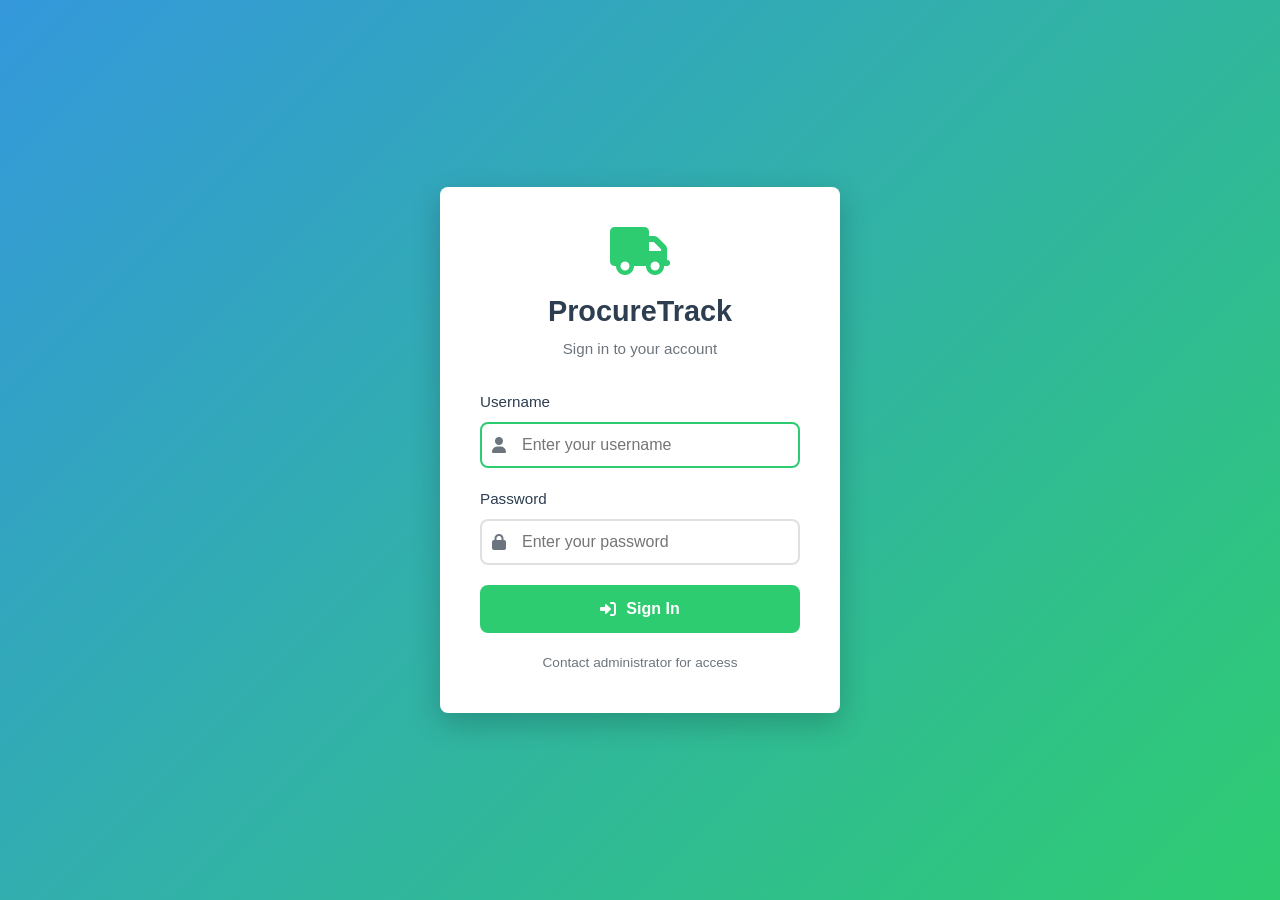
<file: public/index.html>
<!DOCTYPE html>
<html lang="en">
<head>
    <meta charset="UTF-8">
    <meta name="viewport" content="width=device-width, initial-scale=1.0">
    <meta http-equiv="Cache-Control" content="no-cache, no-store, must-revalidate">
    <meta http-equiv="Pragma" content="no-cache">
    <meta http-equiv="Expires" content="0">
    <title>Procurement Tracking System</title>
    <link rel="stylesheet" href="style.css">
    <link rel="stylesheet" href="https://cdnjs.cloudflare.com/ajax/libs/font-awesome/6.0.0/css/all.min.css">
    <style>
        /* Ensure body is hidden by default but can be shown by JavaScript */
        body {
            display: none;
            margin: 0;
            padding: 0;
            font-family: 'Segoe UI', Tahoma, Geneva, Verdana, sans-serif;
        }
        
        /* Debug panel - remove in production */
        #debug-console {
            position: fixed;
            bottom: 10px;
            right: 10px;
            background: rgba(0,0,0,0.8);
            color: #0f0;
            padding: 10px;
            border-radius: 5px;
            font-family: monospace;
            font-size: 12px;
            z-index: 9999;
            max-width: 400px;
            max-height: 200px;
            overflow-y: auto;
            display: none; /* Hide by default, enable for debugging */
        }
    </style>
    <script>
        // CRITICAL: This runs BEFORE anything else
        (function() {
            console.log('🔍 Index.html: Auth check started');
            
            try {
                // Check if user exists in sessionStorage
                const userStr = sessionStorage.getItem('user');
                console.log('SessionStorage user:', userStr ? '✅ PRESENT' : '❌ MISSING');
                
                if (!userStr) {
                    console.log('No user found, redirecting to login page');
                    window.location.replace('login.html');
                    return;
                }
                
                // Validate that the stored user is valid JSON
                try {
                    const user = JSON.parse(userStr);
                    console.log('User authenticated:', user.username, 'Role:', user.role);
                } catch (e) {
                    console.error('Invalid user data in sessionStorage:', e);
                    sessionStorage.removeItem('user');
                    window.location.replace('login.html');
                    return;
                }
                
                // Show body as soon as possible
                // We do this immediately, not waiting for DOMContentLoaded
                if (document.body) {
                    document.body.style.display = 'block';
                    document.body.style.visibility = 'visible';
                    document.body.style.opacity = '1';
                    console.log('Body display set to block immediately');
                } else {
                    // If body doesn't exist yet, wait for it
                    document.addEventListener('DOMContentLoaded', function() {
                        document.body.style.display = 'block';
                        document.body.style.visibility = 'visible';
                        document.body.style.opacity = '1';
                        console.log('Body display set to block on DOMContentLoaded');
                    });
                }
            } catch (e) {
                console.error('Critical error in auth check:', e);
                window.location.replace('login.html');
            }
        })();
    </script>
</head>
<body>
    <!-- Debug panel - remove comment to enable debugging -->
    <!-- <div id="debug-console"></div> -->

    <div class="app-container">
        <!-- FIXED HEADER SECTION -->
        <div class="fixed-header">
            <header class="main-header">
                <div class="header-left">
                    <div class="logo">
                        <i class="fas fa-truck"></i>
                        <h1>ProcureTrack</h1>
                    </div>
                </div>
                <div class="header-right">
                    <!-- Three Dots Menu -->
                    <div class="menu-container">
                        <button class="menu-button" onclick="toggleMenu()">
                            <i class="fas fa-ellipsis-vertical"></i>
                        </button>
                        <div class="menu-dropdown" id="menuDropdown">
                            <!-- User info will be dynamically added here by JavaScript -->
                            <div id="menuUserInfo"></div>
                            <div class="menu-divider" id="menuDivider" style="display: none;"></div>
                            <button onclick="showAllHistory()" class="menu-item">
                                <i class="fas fa-history"></i> History
                            </button>
                            <button onclick="exportToExcel()" class="menu-item">
                                <i class="fas fa-file-excel"></i> Export Excel
                            </button>
                            <div class="menu-divider"></div>
                            <button onclick="logout()" class="menu-item logout-item">
                                <i class="fas fa-sign-out-alt"></i> Logout
                            </button>
                        </div>
                    </div>
                </div>
            </header>
        </div>
        
        <!-- FIXED STATS SECTION -->
        <div class="fixed-stats">
            <div class="stats-grid">
                <div class="stat-card" id="statTotal">
                    <div class="stat-icon"><i class="fas fa-file-invoice"></i></div>
                    <div class="stat-content">
                        <span class="stat-label">Total PRs</span>
                        <span class="stat-value">0</span>
                    </div>
                </div>
                <div class="stat-card" id="statCompleted">
                    <div class="stat-icon"><i class="fas fa-check-circle"></i></div>
                    <div class="stat-content">
                        <span class="stat-label">Completed</span>
                        <span class="stat-value">0</span>
                    </div>
                </div>
                <div class="stat-card" id="statAvgTime">
                    <div class="stat-icon"><i class="fas fa-clock"></i></div>
                    <div class="stat-content">
                        <span class="stat-label">Avg PR→PO (Days)</span>
                        <span class="stat-value">0</span>
                    </div>
                </div>
            </div>
        </div>
        
        <!-- FIXED ACTION BAR -->
        <div class="fixed-actions">
            <div class="action-bar">
                <button onclick="showCreateForm()" class="btn btn-primary btn-large">
                    <i class="fas fa-plus-circle"></i> Create New PR
                </button>
                <div class="search-box">
                    <i class="fas fa-hashtag"></i>
                    <input type="text" id="searchTracking" placeholder="Enter Tracking # to track..." onkeyup="if(event.key==='Enter')searchRecord()">
                    <div id="autocompleteDropdown" class="autocomplete-dropdown"></div>
                    <button onclick="searchRecord()" class="btn btn-secondary">Track</button>
                </div>
            </div>
        </div>
        
        <!-- SCROLLABLE CONTENT -->
        <div class="scrollable-content">
            <!-- Selected Record Info -->
            <div id="selectedRecord" class="record-info" style="display: none;">
                <div class="record-header">
                    <h3><i class="fas fa-info-circle"></i> Tracking: <span id="currentTracking"></span></h3>
                    <div class="record-actions">
                        <button onclick="showFileUpload()" class="btn btn-small btn-info">
                            <i class="fas fa-upload"></i> Upload Files
                        </button>
                        <button onclick="viewFiles()" class="btn btn-small btn-secondary">
                            <i class="fas fa-folder-open"></i> View Files (<span id="fileCount">0</span>)
                        </button>
                    </div>
                </div>
                <div class="record-details-grid">
                    <div class="detail-item">
                        <span class="detail-label">Date:</span>
                        <span class="detail-value" id="displayPrDate"></span>
                    </div>
                    <div class="detail-item">
                        <span class="detail-label">Plant:</span>
                        <span class="detail-value" id="displayPlant"></span>
                    </div>
                    <div class="detail-item">
                        <span class="detail-label">Supplier Name:</span>
                        <span class="detail-value" id="displaySupplier"></span>
                    </div>
                    <div class="detail-item">
                        <span class="detail-label">Item/Work Description:</span>
                        <span class="detail-value" id="displayItemDescription"></span>
                    </div>
                    <div class="detail-item">
                        <span class="detail-label">Payment Type:</span>
                        <span class="detail-value" id="displayPaymentType"></span>
                    </div>
                    <div class="detail-item">
                        <span class="detail-label">PO Number:</span>
                        <span class="detail-value" id="displayPONumber"></span>
                    </div>
                    <div class="detail-item">
                        <span class="detail-label">Requested By:</span>
                        <span class="detail-value" id="displayRequestedBy"></span>
                    </div>
                    <div class="detail-item">
                        <span class="detail-label">Remarks:</span>
                        <span class="detail-value" id="displayRemarks"></span>
                    </div>
                </div>
                <div class="progress-info">
                    <div class="progress-bar-container">
                        <div id="progressBar" class="progress-bar" style="width: 0%">0%</div>
                    </div>
                    <div id="tatInfo" class="tat-info"></div>
                </div>
            </div>
            
            <!-- Stage Progress Grid -->
            <div class="stages-container">
                <h2><i class="fas fa-tasks"></i> Procurement Stages</h2>
                <div class="progress-grid" id="stagesGrid">
                    <!-- Stages populated by JavaScript -->
                </div>
            </div>
            
            <!-- Recent Records Table -->
            <div class="recent-records">
                <h2><i class="fas fa-history"></i> Records</h2>
                <div class="table-responsive">
                    <table id="recentTable">
                        <thead>
                            <tr>
                                <th>S.No</th>
                                <th>Tracking #</th>
                                <th>Date</th>
                                <th>Plant</th>
                                <th>Item/Work Description</th>
                                <th>Payment Type</th>
                                <th>PO Number</th>
                                <th>Requested By</th>
                                <th>Current Stage</th>
                                <th>PO Advance</th>
                                <th>Status</th>
                                <th>Files</th>
                                <th>Action</th>
                            </tr>
                        </thead>
                        <tbody id="recentTableBody">
                            <tr><td colspan="13" class="text-center">Loading...</td></tr>
                        </tbody>
                    </table>
                </div>
                <!-- Pagination Controls -->
                <div id="paginationControls" class="pagination-container"></div>
            </div>
        </div>
        
        <!-- Create PR Form Modal -->
        <div id="createForm" class="form-popup" style="display: none;">
            <div class="form-container">
                <h3><i class="fas fa-file-signature"></i> Create New Purchase Requisition</h3>
                
                <div class="form-group">
                    <label>Tracking Number *</label>
                    <input type="text" id="trackingNumber" class="form-control" placeholder="e.g., PR-2024-001" required>
                </div>
                <div class="form-group">
                    <label>Date *</label>
                    <input type="date" id="prDate" class="form-control" required>
                </div>
                <div class="form-group">
                    <label>Plant *</label>
                    <select id="plant" class="form-control" required>
                        <option value="">Select Plant</option>
                        <option value="Hyderabad Plant">Hyderabad Plant</option>
                        <option value="Pune Plant">Pune Plant</option>
                        <option value="Bangalore Plant">Bangalore Plant</option>
                        <option value="Chennai Plant">Chennai Plant</option>
                        <option value="Delhi Plant">Delhi Plant</option>
                    </select>
                </div>
                <div class="form-group">
                    <label>Item/Work Description *</label>
                    <textarea id="itemDescription" class="form-control" rows="3" placeholder="Enter item or work description..." required></textarea>
                </div>
                <div class="form-group">
                    <label>Payment Type *</label>
                    <select id="paymentType" class="form-control" required>
                        <option value="">Select Payment Type</option>
                        <option value="Cash">Cash</option>
                        <option value="Bank Transfer">Bank Transfer</option>
                        <option value="Cheque">Cheque</option>
                        <option value="Letter of Credit">Letter of Credit</option>
                        <option value="Credit Terms">Credit Terms</option>
                    </select>
                </div>
                
                <div class="form-group">
                    <label>Requested By *</label>
                    <input type="text" id="requestedBy" class="form-control" placeholder="Enter requester name" required>
                </div>
                
                <div class="form-group">
                    <label>Remarks</label>
                    <textarea id="remarks" class="form-control" rows="2" placeholder="Any additional remarks..."></textarea>
                </div>
                
                <div class="form-actions">
                    <button onclick="createPR()" class="btn btn-success">
                        <i class="fas fa-save"></i> Create
                    </button>
                    <button onclick="hideCreateForm()" class="btn btn-secondary">
                        <i class="fas fa-times"></i> Cancel
                    </button>
                </div>
            </div>
        </div>

        <!-- File Upload Modal -->
        <div id="fileUploadModal" class="modal" style="display: none;">
            <div class="modal-content">
                <h3><i class="fas fa-upload"></i> Upload Files</h3>
                <div class="form-group">
                    <label>Select Files (PDF, DOC, Excel, Images - Max 10MB each)</label>
                    <input type="file" id="fileInput" multiple class="form-control" accept=".pdf,.doc,.docx,.xls,.xlsx,.jpg,.jpeg,.png">
                </div>
                <div id="fileList" class="file-list"></div>
                <div class="form-actions">
                    <button onclick="uploadFiles()" class="btn btn-success">
                        <i class="fas fa-cloud-upload-alt"></i> Upload
                    </button>
                    <button onclick="hideFileUpload()" class="btn btn-secondary">
                        <i class="fas fa-times"></i> Close
                    </button>
                </div>
            </div>
        </div>

        <!-- Files View Modal -->
        <div id="filesViewModal" class="modal" style="display: none;">
            <div class="modal-content modal-lg">
                <h3><i class="fas fa-folder-open"></i> Uploaded Files</h3>
                <div id="filesContainer" class="files-grid"></div>
                <div class="form-actions">
                    <button onclick="hideFilesView()" class="btn btn-secondary">
                        <i class="fas fa-times"></i> Close
                    </button>
                </div>
            </div>
        </div>

        <!-- Supplier Name Modal -->
        <div id="supplierModal" class="modal" style="display: none;">
            <div class="modal-content">
                <h3><i class="fas fa-building"></i> Enter Supplier Details</h3>
                <p>Supplier name is required at the Approval stage.</p>
                
                <div class="form-group">
                    <label>Supplier Name *</label>
                    <input type="text" id="supplierName" class="form-control" placeholder="Enter supplier name" required>
                </div>
                
                <div class="form-actions">
                    <button onclick="confirmSupplier()" class="btn btn-success">
                        <i class="fas fa-check"></i> Confirm & Complete Approval
                    </button>
                    <button onclick="hideSupplierModal()" class="btn btn-secondary">
                        <i class="fas fa-times"></i> Cancel
                    </button>
                </div>
            </div>
        </div>

        <!-- PO Number Modal -->
        <div id="poNumberModal" class="modal" style="display: none;">
            <div class="modal-content">
                <h3><i class="fas fa-file-invoice"></i> Enter PO Number</h3>
                <p>PO Number is required at the PO Creation stage.</p>
                
                <div class="form-group">
                    <label>PO Number *</label>
                    <input type="text" id="poNumber" class="form-control" placeholder="e.g., PO-2024-001" required>
                </div>
                
                <div class="form-actions">
                    <button onclick="confirmPONumber()" class="btn btn-success">
                        <i class="fas fa-check"></i> Confirm & Create PO
                    </button>
                    <button onclick="hidePONumberModal()" class="btn btn-secondary">
                        <i class="fas fa-times"></i> Cancel
                    </button>
                </div>
            </div>
        </div>

        <!-- PO Advance Modal -->
        <div id="poAdvanceModal" class="modal" style="display: none;">
            <div class="modal-content">
                <h3><i class="fas fa-money-bill-wave"></i> PO Advance Required?</h3>
                <p>Please specify if this Purchase Order requires advance payment.</p>
        
                <div class="form-group">
                    <label>PO Advance *</label>
                    <select id="poAdvance" class="form-control" required>
                        <option value="">Select Option</option>
                        <option value="No">No - Regular Payment</option>
                        <option value="Yes">Yes - Advance Payment Required</option>
                    </select>
                </div>
        
                <div class="form-actions">
                    <button onclick="confirmPOAdvance()" class="btn btn-success">
                        <i class="fas fa-check"></i> Confirm & Continue
                    </button>
                    <button onclick="hidePOAdvanceModal()" class="btn btn-secondary">
                        <i class="fas fa-times"></i> Cancel
                    </button>
                </div>
            </div>
        </div>

        <!-- HISTORY MODAL -->
        <div id="historyModal" class="modal" style="display: none;">
            <div class="modal-content modal-lg">
                <h3><i class="fas fa-history"></i> Stage History</h3>
                <div id="historyContent">
                    <div class="text-center">Loading history...</div>
                </div>
                <div class="form-actions">
                    <button onclick="hideHistoryModal()" class="btn btn-secondary">
                        <i class="fas fa-times"></i> Close
                    </button>
                </div>
            </div>
        </div>

        <!-- Toast Notifications -->
        <div id="toast" class="toast"></div>
    </div>
    
    <!-- Scripts -->
    <script src="script.js"></script>
    
    <script>
        // Additional safety check - if body is still hidden 1 second after load, force show it
        setTimeout(function() {
            if (document.body && document.body.style.display === 'none') {
                console.warn('⚠️ Body still hidden after 1s, forcing display');
                document.body.style.display = 'block';
                document.body.style.visibility = 'visible';
                document.body.style.opacity = '1';
            }
        }, 1000);
    </script>
</body>
</html>
</file>
<file: public/style.css>
:root {
    --primary-blue: #3498db;
    --primary-green: #2ecc71;
    --light-green: #a8e6cf;
    --pure-white: #ffffff;
    --soft-white: #f8f9fa;
    --text-dark: #2c3e50;
    --border-light: #e0e0e0;
    --shadow-light: 0 2px 4px rgba(0,0,0,0.1);
    --hover-shadow: 0 6px 12px rgba(46, 204, 113, 0.15);
    --success-color: #2ecc71;
    --warning-color: #f39c12;
    --danger-color: #e74c3c;
    --primary-color: #3498db;
    --dark-color: #2c3e50;
    --border-radius: 8px;
    --box-shadow: 0 2px 4px rgba(0,0,0,0.1);
    --transition: all 0.2s ease;
}

* {
    margin: 0;
    padding: 0;
    box-sizing: border-box;
}

/* FIXED: Removed overflow hidden from html,body */
html, body {
    height: 100%;
    width: 100%;
    margin: 0;
    padding: 0;
}

/* FIXED: Body styles - display will be controlled by JavaScript */
body {
    font-family: 'Segoe UI', Tahoma, Geneva, Verdana, sans-serif;
    background-color: var(--soft-white);
    color: var(--text-dark);
    line-height: 1.5;
    /* display is controlled by JavaScript - do not set here */
}

/* FIXED: Moved overflow hidden to app-container */
.app-container {
    height: 100vh;
    width: 100%;
    max-width: 1400px;
    margin: 0 auto;
    padding: 12px;
    display: flex;
    flex-direction: column;
    overflow: hidden;
}

/* ==================== HEADER SECTION ==================== */
.fixed-header {
    flex-shrink: 0;
    background-color: var(--soft-white);
    z-index: 100;
}

.main-header {
    display: flex;
    justify-content: space-between;
    align-items: center;
    padding: 0.5rem 1rem;
    border-radius: var(--border-radius);
    box-shadow: var(--box-shadow);
    margin-bottom: 0.8rem;
    background: var(--pure-white);
    border-bottom: 2px solid var(--primary-green);
}

.header-left {
    display: flex;
    align-items: center;
    gap: 1rem;
    flex-wrap: wrap;
}

.logo {
    display: flex;
    align-items: center;
    gap: 0.5rem;
}

.logo i {
    font-size: 1.8rem;
    color: var(--primary-blue);
}

.logo h1 {
    font-size: 1.5rem;
    font-weight: 600;
    color: var(--text-dark);
    white-space: nowrap;
}

.user-badge-header {
    display: flex;
    align-items: center;
}

.user-badge {
    padding: 0.4rem 0.8rem;
    border-radius: 30px;
    font-size: 0.8rem;
    font-weight: 500;
    display: flex;
    align-items: center;
    gap: 0.5rem;
    white-space: nowrap;
    box-shadow: 0 2px 4px rgba(0,0,0,0.05);
}

.user-badge i {
    font-size: 0.9rem;
}

.user-badge.role-admin {
    background: var(--primary-blue);
    color: var(--pure-white);
    border: 1px solid #2980b9;
}

.user-badge.role-purchaser {
    background: var(--light-green);
    color: #004085;
    border: 1px solid #b8daff;
}

.user-badge.role-finance {
    background: #d4edda;
    color: #155724;
    border: 1px solid #c3e6cb;
}

.user-badge.role-viewer {
    background: #e2e3e5;
    color: #383d41;
    border: 1px solid #d6d8db;
}

.header-right {
    display: flex;
    align-items: center;
}

/* ==================== MENU USER INFO STYLES ==================== */
.menu-user-info {
    padding: 1rem 1.2rem;
    display: flex;
    align-items: center;
    gap: 0.8rem;
    background: linear-gradient(135deg, var(--light-green) 0%, #e8f5e8 100%);
    border-bottom: 1px solid var(--border-light);
}

.menu-user-icon {
    width: 40px;
    height: 40px;
    border-radius: 50%;
    background: var(--pure-white);
    display: flex;
    align-items: center;
    justify-content: center;
    color: var(--primary-blue);
    font-size: 1.5rem;
}

.menu-user-details {
    flex: 1;
}

.menu-user-name {
    font-weight: 600;
    font-size: 0.9rem;
    color: var(--text-dark);
    margin-bottom: 0.2rem;
}

.menu-user-role {
    font-size: 0.75rem;
    color: #6c757d;
    background: rgba(255,255,255,0.5);
    padding: 0.2rem 0.5rem;
    border-radius: 12px;
    display: inline-block;
}

.menu-user-role.admin {
    background: var(--primary-blue);
    color: var(--pure-white);
}

.menu-user-role.purchaser {
    background: var(--light-green);
    color: #004085;
}

.menu-user-role.finance {
    background: #d4edda;
    color: #155724;
}

.menu-user-role.viewer {
    background: #e2e3e5;
    color: #383d41;
}

.menu-container {
    position: relative;
    display: inline-block;
}

.menu-button {
    background: transparent;
    border: none;
    font-size: 1.5rem;
    color: var(--text-dark);
    cursor: pointer;
    padding: 0.5rem 0.8rem;
    border-radius: 50%;
    display: flex;
    align-items: center;
    justify-content: center;
    transition: background-color 0.2s ease;
}

.menu-button:hover {
    background-color: var(--light-green);
}

.menu-dropdown {
    position: absolute;
    right: 0;
    top: 45px;
    background-color: var(--pure-white);
    min-width: 200px;
    box-shadow: 0 8px 16px rgba(0,0,0,0.15);
    border-radius: 8px;
    z-index: 1000;
    display: none;
    overflow: hidden;
    border: 1px solid var(--border-light);
}

.menu-dropdown.show {
    display: block;
    animation: slideDown 0.2s ease;
}

@keyframes slideDown {
    from {
        opacity: 0;
        transform: translateY(-10px);
    }
    to {
        opacity: 1;
        transform: translateY(0);
    }
}

.menu-item {
    width: 100%;
    padding: 0.8rem 1.2rem;
    border: none;
    background: transparent;
    text-align: left;
    font-size: 0.9rem;
    color: var(--text-dark);
    cursor: pointer;
    display: flex;
    align-items: center;
    gap: 0.8rem;
    transition: background-color 0.2s ease;
}

.menu-item i {
    width: 20px;
    color: var(--primary-blue);
    font-size: 1rem;
}

.menu-item:hover {
    background-color: var(--light-green);
}

.menu-item.logout-item {
    color: #dc3545;
}

.menu-item.logout-item i {
    color: #dc3545;
}

.menu-divider {
    height: 1px;
    background-color: var(--border-light);
    margin: 0.3rem 0;
}

.header-actions {
    display: none;
}

/* ==================== STATS SECTION ==================== */
.fixed-stats {
    flex-shrink: 0;
    background-color: var(--soft-white);
    z-index: 90;
}

.stats-grid {
    display: grid;
    grid-template-columns: repeat(auto-fit, minmax(160px, 1fr));
    gap: 0.8rem;
    margin-bottom: 0.8rem;
}

.stat-card {
    background: var(--pure-white);
    padding: 0.8rem;
    border-radius: var(--border-radius);
    box-shadow: var(--box-shadow);
    display: flex;
    align-items: center;
    gap: 0.7rem;
    transition: var(--transition);
    border-left: 3px solid var(--primary-green);
}

.stat-card:hover {
    transform: translateY(-2px);
    box-shadow: var(--hover-shadow);
}

.stat-icon {
    width: 2.2rem;
    height: 2.2rem;
    background: var(--light-green);
    border-radius: 50%;
    display: flex;
    align-items: center;
    justify-content: center;
    flex-shrink: 0;
}

.stat-icon i {
    font-size: 1.1rem;
    color: var(--primary-green);
}

.stat-content {
    display: flex;
    flex-direction: column;
    min-width: 0;
    flex: 1;
}

.stat-label {
    font-size: 0.65rem;
    color: #6c757d;
    text-transform: uppercase;
    letter-spacing: 0.3px;
    white-space: nowrap;
    overflow: hidden;
    text-overflow: ellipsis;
}

.stat-value {
    font-size: 1.3rem;
    font-weight: 600;
    color: var(--primary-blue);
    line-height: 1.2;
    word-break: break-word;
}

/* ==================== ACTION BAR ==================== */
.fixed-actions {
    flex-shrink: 0;
    background-color: var(--soft-white);
    z-index: 80;
}

.action-bar {
    display: flex;
    gap: 0.8rem;
    margin-bottom: 1rem;
    flex-wrap: wrap;
}

.search-box {
    flex: 1;
    display: flex;
    gap: 0.4rem;
    background: var(--pure-white);
    padding: 0.2rem;
    border-radius: var(--border-radius);
    box-shadow: var(--box-shadow);
    align-items: center;
    min-width: 200px;
    position: relative;
}

.search-box i {
    padding-left: 0.4rem;
    color: #6c757d;
    font-size: 0.8rem;
}

.search-box input {
    flex: 1;
    padding: 0.5rem;
    border: none;
    font-size: 0.8rem;
    min-width: 120px;
    background: transparent;
}

.search-box input:focus {
    outline: none;
}

.search-box button {
    padding: 0.5rem 0.8rem;
    font-size: 0.8rem;
}

.autocomplete-dropdown{
    position: absolute;
    top: 100%;
    left: 0;
    width: 100%;
    background: white;
    border: 1px solid #ddd;
    border-top: none;
    max-height: 200px;
    overflow-y: auto;
    z-index: 9999;
    display: none;
}
.autocomplete-item{
    padding: 8px 12px;
    cursor: pointer;
    font-size: 14px;
}
.autocomplete-item:hover,
.autocomplete-item.active{
    background-color: #f1f1f1;
}
/* ==================== SCROLLABLE CONTENT ==================== */
.scrollable-content {
    flex: 1;
    display: flex;
    flex-direction: column;
    gap: 1rem;
    overflow-y: auto;
    overflow-x: hidden;
    min-height: 0;
    padding-right: 5px;
    
    scrollbar-width: none;
    -ms-overflow-style: none;
}

.scrollable-content::-webkit-scrollbar {
    display: none;
}

/* ==================== STAGES SECTION ==================== */
.stages-container {
    background: var(--pure-white);
    padding: 1rem;
    border-radius: var(--border-radius);
    box-shadow: var(--box-shadow);
    flex-shrink: 0;
    width: 100%;
}

.stages-container h2 {
    margin-bottom: 0.8rem;
    display: flex;
    align-items: center;
    gap: 0.4rem;
    color: var(--primary-blue);
    font-size: 1.2rem;
    font-weight: 600;
    border-bottom: 1px solid var(--border-light);
    padding-bottom: 0.4rem;
}

.stages-container h2 i {
    color: var(--primary-green);
    font-size: 1.3rem;
}

.progress-grid {
    display: grid;
    grid-template-columns: repeat(auto-fit, minmax(165px, 1fr));
    gap: 0.8rem;
    align-items: stretch;
    width: 100%;
}

.stage-item {
    background: var(--pure-white);
    border-radius: 8px;
    padding: 0.9rem 0.7rem;
    cursor: pointer;
    transition: all 0.2s ease;
    border: 1px solid var(--border-light);
    position: relative;
    display: flex;
    flex-direction: column;
    box-shadow: 0 2px 4px rgba(0,0,0,0.02);
}

.stage-item:hover {
    transform: translateY(-2px);
    box-shadow: var(--hover-shadow);
    border-color: var(--primary-green);
}

.stage-item.completed {
    background: linear-gradient(135deg, #f0f9f0 0%, #e8f5e8 100%);
    border-color: var(--primary-green);
    border-left: 3px solid var(--primary-green);
}

.stage-item.active {
    border-color: var(--primary-blue);
    border-left: 3px solid var(--primary-blue);
    background: linear-gradient(135deg, #ffffff 0%, #f0f7ff 100%);
}

.stage-icon {
    font-size: 1.4rem;
    color: var(--primary-blue);
    margin-bottom: 0.5rem;
    text-align: center;
}

.stage-item.completed .stage-icon i {
    color: var(--primary-green);
}

.stage-item.active .stage-icon i {
    color: var(--primary-blue);
}

.stage-name {
    font-weight: 600;
    margin-bottom: 0.3rem;
    font-size: 0.85rem;
    word-break: break-word;
    line-height: 1.3;
    text-align: center;
    color: var(--text-dark);
}

.stage-time {
    font-size: 0.7rem;
    color: #6c757d;
    word-break: break-word;
    margin-bottom: 0.4rem;
    text-align: center;
    background: #f8f9fa;
    padding: 0.2rem 0.4rem;
    border-radius: 12px;
    width: fit-content;
    margin-left: auto;
    margin-right: auto;
}

.stage-team-badge {
    font-size: 0.65rem;
    padding: 0.2rem 0.5rem;
    border-radius: 14px;
    background: var(--light-green);
    color: var(--text-dark);
    display: inline-block;
    margin: 0.2rem auto 0;
    line-height: 1.4;
    font-weight: 500;
    text-align: center;
    width: fit-content;
}

.stage-team-purchaser .stage-team-badge {
    background: #cce5ff;
    color: #004085;
}

.stage-team-finance .stage-team-badge {
    background: #d4edda;
    color: #155724;
}

.stage-item.completed .stage-name {
    color: #155724;
}

.stage-item.completed .stage-time {
    background: rgba(46, 204, 113, 0.1);
    color: #155724;
}

.stage-item.completed .stage-team-badge {
    background: #ffffff;
    border: 1px solid var(--primary-green);
}

.waiting-message {
    font-size: 0.65rem;
    color: #856404;
    background: #fff3cd;
    padding: 0.25rem 0.4rem;
    border-radius: 4px;
    margin-top: 0.4rem;
    display: flex;
    align-items: center;
    justify-content: center;
    gap: 0.3rem;
    border-left: 2px solid #ffc107;
    animation: pulseWaiting 2s infinite;
    word-break: break-word;
    line-height: 1.2;
}

.waiting-message i {
    font-size: 0.6rem;
    color: #856404;
}

@keyframes pulseWaiting {
    0% { opacity: 1; }
    50% { opacity: 0.7; }
    100% { opacity: 1; }
}

.stage-item.waiting {
    opacity: 0.8;
    cursor: not-allowed;
    border-color: #ffc107;
    background: #fff9e6;
}

.stage-item.waiting:hover {
    transform: none;
    box-shadow: none;
}

.stage-item.disabled {
    opacity: 0.5;
    cursor: not-allowed;
    pointer-events: none;
    filter: grayscale(50%);
}

/* ==================== RECORDS SECTION ==================== */
.recent-records {
    background: var(--pure-white);
    padding: 1.2rem 1.5rem 2rem 1.5rem;
    border-radius: var(--border-radius);
    box-shadow: var(--box-shadow);
    display: flex;
    flex-direction: column;
    flex: 1;
    min-height: 450px;
    overflow: hidden;
    margin-top: 0.5rem;
    margin-bottom: 0.5rem;
    position: relative;
}

.recent-records h2 {
    margin-bottom: 1rem;
    display: flex;
    align-items: center;
    gap: 0.5rem;
    color: var(--primary-blue);
    font-size: 1.3rem;
    flex-shrink: 0;
}

.recent-records h2 i {
    color: var(--primary-green);
    font-size: 1.4rem;
}

.table-responsive {
    flex: 1;
    overflow: auto;
    min-height: 300px;
    border: 1px solid var(--border-light);
    border-radius: var(--border-radius);
    margin-bottom: 1.2rem;
    position: relative;
    background: var(--pure-white);
    
    scrollbar-width: none;
    -ms-overflow-style: none;
}

.table-responsive::-webkit-scrollbar {
    display: none;
}

table {
    table-layout: auto !important;
    width: 100%;
    border-collapse: collapse;
    background: var(--pure-white);
    font-size: 0.85rem;
    min-width: 1100px;
    border: 1px solid var(--border-light);
    border-radius: var(--border-radius);
}

th, td{
    white-space: nowrap;
    overflow: hidden;
    text-overflow: ellipsis;
    position: relative;
}
th {
    background: var(--primary-green);
    padding: 0.8rem 0.8rem;
    text-align: left;
    font-weight: 600;
    color: var(--pure-white);
    white-space: nowrap;
    font-size: 0.8rem;
    position: sticky;
    top: 0;
    z-index: 20;
    border-bottom: 2px solid #27ae60;
    box-shadow: 0 2px 4px rgba(0,0,0,0.1);
}

th:first-child {
    border-top-left-radius: 6px;
}

th:last-child {
    border-top-right-radius: 6px;
}

td {
    padding: 0.8rem 0.8rem;
    border-bottom: 1px solid var(--border-light);
    white-space: nowrap;
    font-size: 0.8rem;
    background: var(--pure-white);
}

tbody tr:nth-child(even) {
    background-color: #f8f9fa;
}

tbody tr:nth-child(even) td {
    background-color: #f8f9fa;
}

tbody tr:nth-child(odd) td {
    background-color: var(--pure-white);
}

tr:hover td {
    background: var(--light-green) !important;
}

tr {
    cursor: pointer;
    transition: background-color 0.2s ease;
}

tr button {
    position: relative;
    z-index: 22;
}

tr button:hover {
    cursor: pointer;
}

.status-badge {
    padding: 0.2rem 0.4rem;
    border-radius: 16px;
    font-size: 0.65rem;
    font-weight: 500;
    display: inline-block;
    white-space: nowrap;
}

.status-badge.in-progress {
    background: var(--light-green);
    color: var(--text-dark);
}

.status-badge.completed {
    background: var(--primary-green);
    color: var(--pure-white);
}

.status-badge.pending {
    background: #ffeeba;
    color: #856404;
}

.tracking-badge {
    background: var(--light-green);
    color: var(--primary-blue);
    padding: 0.2rem 0.4rem;
    border-radius: 16px;
    font-size: 0.7rem;
    font-weight: 500;
    display: inline-block;
    white-space: nowrap;
}

.file-indicator {
    display: inline-flex;
    align-items: center;
    gap: 0.2rem;
    padding: 0.2rem 0.4rem;
    border-radius: 16px;
    background: #f8f9fa;
    font-size: 0.7rem;
    white-space: nowrap;
}

.file-indicator.has-files {
    background: var(--light-green);
    color: var(--primary-green);
}

.file-indicator i {
    font-size: 0.7rem;
}

/* ==================== PAGINATION STYLES ==================== */
.pagination-container {
    display: flex;
    flex-direction: column;
    align-items: center;
    gap: 0.8rem;
    margin-top: 0.5rem;
    margin-bottom: 0.5rem;
    padding: 0.5rem 0;
    flex-shrink: 0;
    background: var(--pure-white);
    border-top: 1px solid var(--border-light);
    width: 100%;
}

.pagination {
    display: flex;
    gap: 0.5rem;
    align-items: center;
    flex-wrap: wrap;
    justify-content: center;
    padding: 0.3rem 0;
}

.pagination-btn {
    min-width: 38px;
    height: 38px;
    padding: 0 0.6rem;
    border: 1px solid var(--border-light);
    background: var(--pure-white);
    color: var(--text-dark);
    border-radius: 6px;
    cursor: pointer;
    font-size: 0.9rem;
    font-weight: 500;
    display: inline-flex;
    align-items: center;
    justify-content: center;
    transition: all 0.2s ease;
    box-shadow: 0 1px 3px rgba(0,0,0,0.05);
}

.pagination-btn:hover:not(:disabled) {
    background: var(--light-green);
    border-color: var(--primary-green);
    transform: translateY(-2px);
    box-shadow: var(--hover-shadow);
}

.pagination-btn.active {
    background: var(--primary-green);
    color: var(--pure-white);
    border-color: var(--primary-green);
    font-weight: 600;
}

.pagination-btn:disabled {
    opacity: 0.5;
    cursor: not-allowed;
    background: #f8f9fa;
}

.pagination-ellipsis {
    padding: 0 0.4rem;
    color: #6c757d;
    font-size: 1rem;
    font-weight: 500;
}

.page-info {
    font-size: 0.9rem;
    color: #6c757d;
    text-align: center;
    font-weight: 500;
    padding: 0.3rem 1rem;
    background: #f8f9fa;
    border-radius: 20px;
    display: inline-block;
}

/* ==================== RECORD INFO ==================== */
.record-info {
    background: var(--pure-white);
    padding: 1rem;
    border-radius: var(--border-radius);
    box-shadow: var(--box-shadow);
    margin-bottom: 1rem;
    animation: slideDown 0.3s ease;
    flex-shrink: 0;
}

@keyframes slideDown {
    from {
        opacity: 0;
        transform: translateY(-20px);
    }
    to {
        opacity: 1;
        transform: translateY(0);
    }
}

.record-header {
    display: flex;
    justify-content: space-between;
    align-items: center;
    margin-bottom: 0.8rem;
    flex-wrap: wrap;
    gap: 0.8rem;
}

.record-header h3 {
    font-size: 1rem;
}

.record-actions {
    display: flex;
    gap: 0.5rem;
    flex-wrap: wrap;
}

.record-details-grid {
    display: grid;
    grid-template-columns: repeat(auto-fill, minmax(150px, 1fr));
    gap: 0.8rem;
    background: var(--light-green);
    padding: 0.8rem;
    border-radius: var(--border-radius);
    margin: 0.8rem 0;
}

.detail-item {
    display: flex;
    flex-direction: column;
    gap: 0.2rem;
    min-width: 0;
}

.detail-label {
    font-size: 0.6rem;
    color: var(--primary-blue);
    text-transform: uppercase;
    letter-spacing: 0.3px;
    font-weight: 600;
    white-space: nowrap;
    overflow: hidden;
    text-overflow: ellipsis;
}

.detail-value {
    font-size: 0.8rem;
    font-weight: 500;
    color: var(--text-dark);
    word-break: break-word;
}

.progress-info {
    margin-top: 0.8rem;
}

.progress-bar-container {
    width: 100%;
    height: 1.2rem;
    background: #e0e0e0;
    border-radius: 10px;
    overflow: hidden;
    margin-bottom: 0.5rem;
}

.progress-bar {
    height: 100%;
    background: linear-gradient(90deg, var(--primary-blue), var(--primary-green));
    color: white;
    text-align: center;
    line-height: 1.2rem;
    font-size: 0.7rem;
    font-weight: 500;
    transition: width 0.3s ease;
    white-space: nowrap;
    overflow: hidden;
}

.tat-info {
    display: flex;
    gap: 0.8rem;
    padding: 0.5rem;
    background: #f8f9fa;
    border-radius: var(--border-radius);
    flex-wrap: wrap;
}

.tat-item {
    flex: 1;
    min-width: 120px;
    font-size: 0.8rem;
}

/* ==================== BUTTON STYLES ==================== */
.btn {
    padding: 0.4rem 0.8rem;
    border: none;
    border-radius: var(--border-radius);
    cursor: pointer;
    font-size: 0.8rem;
    font-weight: 500;
    display: inline-flex;
    align-items: center;
    gap: 0.4rem;
    transition: var(--transition);
    white-space: nowrap;
}

.btn:hover {
    transform: translateY(-1px);
    box-shadow: var(--box-shadow);
}

.btn-primary {
    background: var(--primary-blue);
    color: var(--pure-white);
}

.btn-primary:hover {
    background: #2980b9;
}

.btn-success {
    background: var(--primary-green);
    color: var(--pure-white);
}

.btn-success:hover {
    background: #27ae60;
}

.btn-info {
    background: var(--primary-blue);
    color: var(--pure-white);
}

.btn-info:hover {
    background: #2980b9;
}

.btn-secondary {
    background: #6c757d;
    color: var(--pure-white);
}

.btn-large {
    padding: 0.6rem 1.2rem;
    font-size: 0.9rem;
}

.btn-logout {
    background: #dc3545;
    color: white;
    border: none;
    padding: 0.4rem 0.7rem;
    border-radius: var(--border-radius);
    cursor: pointer;
    display: flex;
    align-items: center;
    gap: 0.4rem;
    font-size: 0.8rem;
    transition: var(--transition);
}

.btn-logout:hover {
    background: #c82333;
    transform: translateY(-1px);
    box-shadow: var(--box-shadow);
}

.btn-small {
    padding: 0.3rem 0.6rem;
    font-size: 0.7rem;
    border-radius: 4px;
    cursor: pointer;
    display: inline-flex;
    align-items: center;
    gap: 0.2rem;
    transition: var(--transition);
    white-space: nowrap;
}

.btn-small:hover {
    transform: translateY(-1px);
    box-shadow: var(--shadow-light);
}

.btn-history {
    display: none;
}

/* ==================== MODAL STYLES ==================== */
.form-popup, .modal {
    position: fixed;
    top: 0;
    left: 0;
    width: 100%;
    height: 100%;
    background: rgba(0,0,0,0.5);
    display: flex;
    justify-content: center;
    align-items: center;
    z-index: 2000;
    padding: 0.8rem;
}

.form-container, .modal-content {
    background: var(--pure-white);
    padding: 1.2rem;
    border-radius: var(--border-radius);
    max-width: 500px;
    width: 100%;
    max-height: 90vh;
    overflow-y: auto;
    box-shadow: 0 8px 25px rgba(0,0,0,0.2);
    border-top: 3px solid var(--primary-green);
    
    scrollbar-width: none;
    -ms-overflow-style: none;
}

.form-container::-webkit-scrollbar, 
.modal-content::-webkit-scrollbar {
    display: none;
}

.form-container h3, .modal-content h3 {
    margin-bottom: 1rem;
    font-size: 1.1rem;
}

.form-container h3 i, .modal-content h3 i {
    color: var(--primary-blue);
    margin-right: 0.4rem;
}

.modal-lg {
    max-width: 700px;
}

.form-group {
    margin-bottom: 1rem;
}

.form-group label {
    display: block;
    margin-bottom: 0.3rem;
    font-weight: 500;
    color: var(--text-dark);
    font-size: 0.8rem;
}

.form-control {
    width: 100%;
    padding: 0.5rem;
    border: 1px solid var(--border-light);
    border-radius: var(--border-radius);
    font-size: 0.8rem;
    transition: var(--transition);
}

.form-control:focus {
    border-color: var(--primary-green);
    outline: none;
    box-shadow: 0 0 0 0.1rem rgba(46, 204, 113, 0.25);
}

.form-actions {
    display: flex;
    gap: 0.5rem;
    justify-content: flex-end;
    flex-wrap: wrap;
    margin-top: 1rem;
}

/* ==================== HISTORY TIMELINE ==================== */
.history-timeline {
    max-height: 350px;
    overflow-y: auto;
    padding: 0.8rem;
    position: relative;
    
    scrollbar-width: none;
    -ms-overflow-style: none;
}

.history-timeline::-webkit-scrollbar {
    display: none;
}

.history-timeline::before {
    content: '';
    position: absolute;
    left: 22px;
    top: 0;
    bottom: 0;
    width: 2px;
    background: var(--primary-green);
}

.history-item {
    display: flex;
    margin-bottom: 1rem;
    position: relative;
    animation: slideIn 0.3s ease;
}

.history-icon {
    width: 30px;
    height: 30px;
    background: var(--pure-white);
    border: 2px solid var(--primary-green);
    border-radius: 50%;
    display: flex;
    align-items: center;
    justify-content: center;
    margin-right: 0.8rem;
    z-index: 1;
    flex-shrink: 0;
}

.history-icon i {
    color: var(--primary-blue);
    font-size: 0.9rem;
}

.history-item.latest .history-icon {
    background: var(--primary-green);
    border-color: var(--primary-blue);
}

.history-item.latest .history-icon i {
    color: var(--pure-white);
}

.history-content {
    flex: 1;
    background: var(--pure-white);
    padding: 0.8rem;
    border-radius: 6px;
    box-shadow: var(--shadow-light);
    border-left: 3px solid var(--primary-green);
    min-width: 0;
}

.history-item.latest .history-content {
    border-left-color: var(--primary-blue);
    background: linear-gradient(to right, var(--pure-white), var(--light-green));
}

.history-header {
    display: flex;
    justify-content: space-between;
    align-items: center;
    margin-bottom: 0.4rem;
    flex-wrap: wrap;
    gap: 0.4rem;
}

.history-stage {
    font-weight: 600;
    color: var(--primary-blue);
    font-size: 0.85rem;
    word-break: break-word;
}

.history-time {
    font-size: 0.7rem;
    color: #666;
    background: var(--soft-white);
    padding: 0.15rem 0.4rem;
    border-radius: 10px;
    white-space: nowrap;
}

.history-user {
    font-size: 0.75rem;
    color: var(--text-dark);
    margin-bottom: 0.2rem;
    word-break: break-word;
}

.history-user i {
    color: var(--primary-green);
    margin-right: 0.2rem;
}

.history-detail {
    display: inline-block;
    font-size: 0.7rem;
    background: var(--light-green);
    color: var(--text-dark);
    padding: 0.15rem 0.4rem;
    border-radius: 12px;
    margin-top: 0.2rem;
    word-break: break-word;
}

.history-pr {
    margin-top: 0.2rem;
    font-size: 0.65rem;
    color: #6c757d;
    background: #f8f9fa;
    padding: 0.15rem 0.4rem;
    border-radius: 10px;
    display: inline-block;
    word-break: break-word;
}

/* ==================== TOAST NOTIFICATIONS ==================== */
.toast {
    position: fixed;
    top: 0.8rem;
    right: 0.8rem;
    background: var(--pure-white);
    color: var(--text-dark);
    padding: 0.7rem 1.2rem;
    border-radius: var(--border-radius);
    box-shadow: 0 4px 12px rgba(0,0,0,0.15);
    display: none;
    align-items: center;
    gap: 0.5rem;
    z-index: 3000;
    animation: slideInRight 0.3s ease;
    max-width: 90%;
    word-break: break-word;
    font-size: 0.8rem;
}

@keyframes slideInRight {
    from {
        transform: translateX(100%);
        opacity: 0;
    }
    to {
        transform: translateX(0);
        opacity: 1;
    }
}

.toast.show {
    display: flex;
}

.toast.success {
    border-left: 4px solid var(--primary-green);
}

.toast.error {
    border-left: 4px solid var(--danger-color);
}

.toast.warning {
    border-left: 4px solid var(--warning-color);
}

.toast.info {
    border-left: 4px solid var(--primary-blue);
}

/* ==================== RESPONSIVE DESIGN ==================== */
@media (max-width: 991px) {
    .stats-grid {
        grid-template-columns: repeat(2, 1fr);
    }
    
    .progress-grid {
        grid-template-columns: repeat(3, 1fr);
        gap: 0.7rem;
    }
}

@media (max-width: 767px) {
    .main-header {
        flex-direction: column;
        align-items: stretch;
    }
    
    .header-left {
        justify-content: space-between;
        width: 100%;
    }
    
    .header-right {
        width: 100%;
        display: flex;
        justify-content: flex-end;
    }
    
    .stats-grid {
        grid-template-columns: 1fr;
    }
    
    .progress-grid {
        grid-template-columns: repeat(2, 1fr);
        gap: 0.6rem;
    }
    
    .stage-item {
        padding: 0.8rem 0.6rem;
    }
    
    .stage-name {
        font-size: 0.8rem;
    }
    
    .action-bar {
        flex-direction: column;
    }
    
    .search-box {
        width: 100%;
    }
    
    .btn-large {
        width: 100%;
    }
    
    .pagination-btn {
        min-width: 32px;
        height: 32px;
        font-size: 0.8rem;
    }
}

@media (max-width: 575px) {
    .header-left {
        flex-direction: column;
        align-items: flex-start;
        gap: 0.5rem;
    }
    
    .progress-grid {
        grid-template-columns: 1fr;
        gap: 0.6rem;
    }
    
    .stage-item {
        padding: 0.8rem;
    }
    
    .record-details-grid {
        grid-template-columns: 1fr;
    }
    
    .recent-records {
        padding: 1rem 1rem 1.5rem 1rem;
    }
    
    .pagination {
        gap: 0.3rem;
    }
    
    .pagination-btn {
        min-width: 28px;
        height: 28px;
        font-size: 0.7rem;
        padding: 0 0.3rem;
    }
    
    .page-info {
        font-size: 0.75rem;
    }
}

/* ==================== LOADING SKELETONS ==================== */
.skeleton {
    animation: skeleton-loading 1s linear infinite alternate;
}

@keyframes skeleton-loading {
    0% {
        background-color: #e0e0e0;
    }
    100% {
        background-color: #f0f0f0;
    }
}

/* Stats Card Skeletons */
.stat-card.skeleton {
    min-height: 90px;
    pointer-events: none;
}

.stat-card.skeleton .stat-icon {
    background: #d0d0d0;
}

.stat-card.skeleton .stat-icon i {
    opacity: 0;
}

.stat-card.skeleton .stat-label {
    width: 80px;
    height: 12px;
    background: #d0d0d0;
    border-radius: 4px;
    margin-bottom: 8px;
}

.stat-card.skeleton .stat-value {
    width: 40px;
    height: 24px;
    background: #d0d0d0;
    border-radius: 4px;
}

/* Stage Item Skeletons */
.stage-item.skeleton {
    pointer-events: none;
}

.stage-item.skeleton .stage-icon {
    width: 40px;
    height: 40px;
    background: #d0d0d0;
    border-radius: 50%;
    margin: 0 auto 10px;
}

.stage-item.skeleton .stage-icon i {
    opacity: 0;
}

.stage-item.skeleton .stage-name {
    width: 120px;
    height: 16px;
    background: #d0d0d0;
    border-radius: 4px;
    margin: 0 auto 8px;
}

.stage-item.skeleton .stage-time {
    width: 80px;
    height: 12px;
    background: #d0d0d0;
    border-radius: 4px;
    margin: 0 auto 8px;
}

.stage-item.skeleton .stage-team-badge {
    width: 100px;
    height: 20px;
    background: #d0d0d0;
    border-radius: 12px;
    margin: 5px auto 0;
}

/* Table Skeletons */
.skeleton-row td {
    padding: 12px 8px;
}

.skeleton-cell {
    height: 20px;
    background: #e0e0e0;
    border-radius: 4px;
    animation: skeleton-loading 1s linear infinite alternate;
}

.skeleton-cell.short {
    width: 40px;
}

.skeleton-cell.medium {
    width: 80px;
}

.skeleton-cell.long {
    width: 120px;
}

.skeleton-cell.xlong {
    width: 180px;
}

/* Table skeleton container */
.table-skeleton-container {
    width: 100%;
}

.table-skeleton-row {
    display: flex;
    padding: 12px 8px;
    border-bottom: 1px solid var(--border-light);
}

.table-skeleton-row:last-child {
    border-bottom: none;
}

.table-skeleton-cell {
    flex: 1;
    height: 20px;
    background: #e0e0e0;
    border-radius: 4px;
    margin-right: 10px;
    animation: skeleton-loading 1s linear infinite alternate;
}

.table-skeleton-cell:last-child {
    margin-right: 0;
}

/* Responsive skeleton adjustments */
@media (max-width: 768px) {
    .stage-item.skeleton .stage-name {
        width: 100px;
    }
    
    .stage-item.skeleton .stage-time {
        width: 60px;
    }
    
    .stage-item.skeleton .stage-team-badge {
        width: 80px;
    }
}

/* ==================== LOGIN PAGE STYLES ==================== */
/* FIXED: Login page styles with !important to override any conflicts */
body:has(.login-container) {
    display: flex !important;
    overflow: auto !important;
    background: linear-gradient(135deg, var(--primary-blue) 0%, var(--primary-green) 100%) !important;
}

.login-container {
    min-height: 100vh;
    width: 100%;
    display: flex;
    justify-content: center;
    align-items: center;
    background: linear-gradient(135deg, var(--primary-blue) 0%, var(--primary-green) 100%);
    padding: 20px;
}

.login-box {
    background: var(--pure-white);
    padding: 40px;
    border-radius: var(--border-radius);
    box-shadow: 0 10px 30px rgba(0, 0, 0, 0.2);
    width: 100%;
    max-width: 400px;
    animation: slideUp 0.5s ease;
}

@keyframes slideUp {
    from {
        opacity: 0;
        transform: translateY(20px);
    }
    to {
        opacity: 1;
        transform: translateY(0);
    }
}

.login-header {
    text-align: center;
    margin-bottom: 30px;
}

.login-header i {
    font-size: 3rem;
    color: var(--primary-green);
    margin-bottom: 15px;
}

.login-header h2 {
    color: var(--text-dark);
    margin-bottom: 5px;
    font-size: 1.8rem;
}

.login-header p {
    color: #6c757d;
    font-size: 0.95rem;
}

.login-box .form-group {
    margin-bottom: 20px;
}

.login-box .form-group label {
    display: block;
    margin-bottom: 8px;
    font-weight: 500;
    color: var(--text-dark);
    font-size: 0.95rem;
}

.login-box .input-group {
    position: relative;
    display: flex;
    align-items: center;
}

.login-box .input-group i {
    position: absolute;
    left: 12px;
    color: #6c757d;
    font-size: 1rem;
    transition: color 0.3s ease;
    z-index: 1;
}

.login-box .input-group input {
    width: 100%;
    padding: 12px 12px 12px 40px;
    border: 2px solid var(--border-light);
    border-radius: var(--border-radius);
    font-size: 1rem;
    transition: var(--transition);
    background: var(--pure-white);
}

.login-box .input-group input:focus {
    border-color: var(--primary-green);
    outline: none;
}

.btn-login {
    width: 100%;
    padding: 12px;
    background: var(--primary-green);
    color: white;
    border: none;
    border-radius: var(--border-radius);
    font-size: 1rem;
    font-weight: 600;
    cursor: pointer;
    display: flex;
    align-items: center;
    justify-content: center;
    gap: 10px;
    transition: var(--transition);
}

.btn-login:hover:not(:disabled) {
    background: #27ae60;
    transform: translateY(-2px);
    box-shadow: var(--box-shadow);
}

.btn-login:disabled {
    opacity: 0.7;
    cursor: not-allowed;
}

.error-message {
    background: #f8d7da;
    color: #721c24;
    padding: 12px 15px;
    border-radius: var(--border-radius);
    margin-bottom: 20px;
    display: none;
    font-size: 0.95rem;
    border-left: 4px solid #dc3545;
}

.error-message.show {
    display: block;
}

/* Responsive styles for login page */
@media (max-width: 480px) {
    .login-box {
        padding: 30px 20px;
    }
    
    .login-header h2 {
        font-size: 1.5rem;
    }
    
    .login-header i {
        font-size: 2.5rem;
    }
}
</file>
